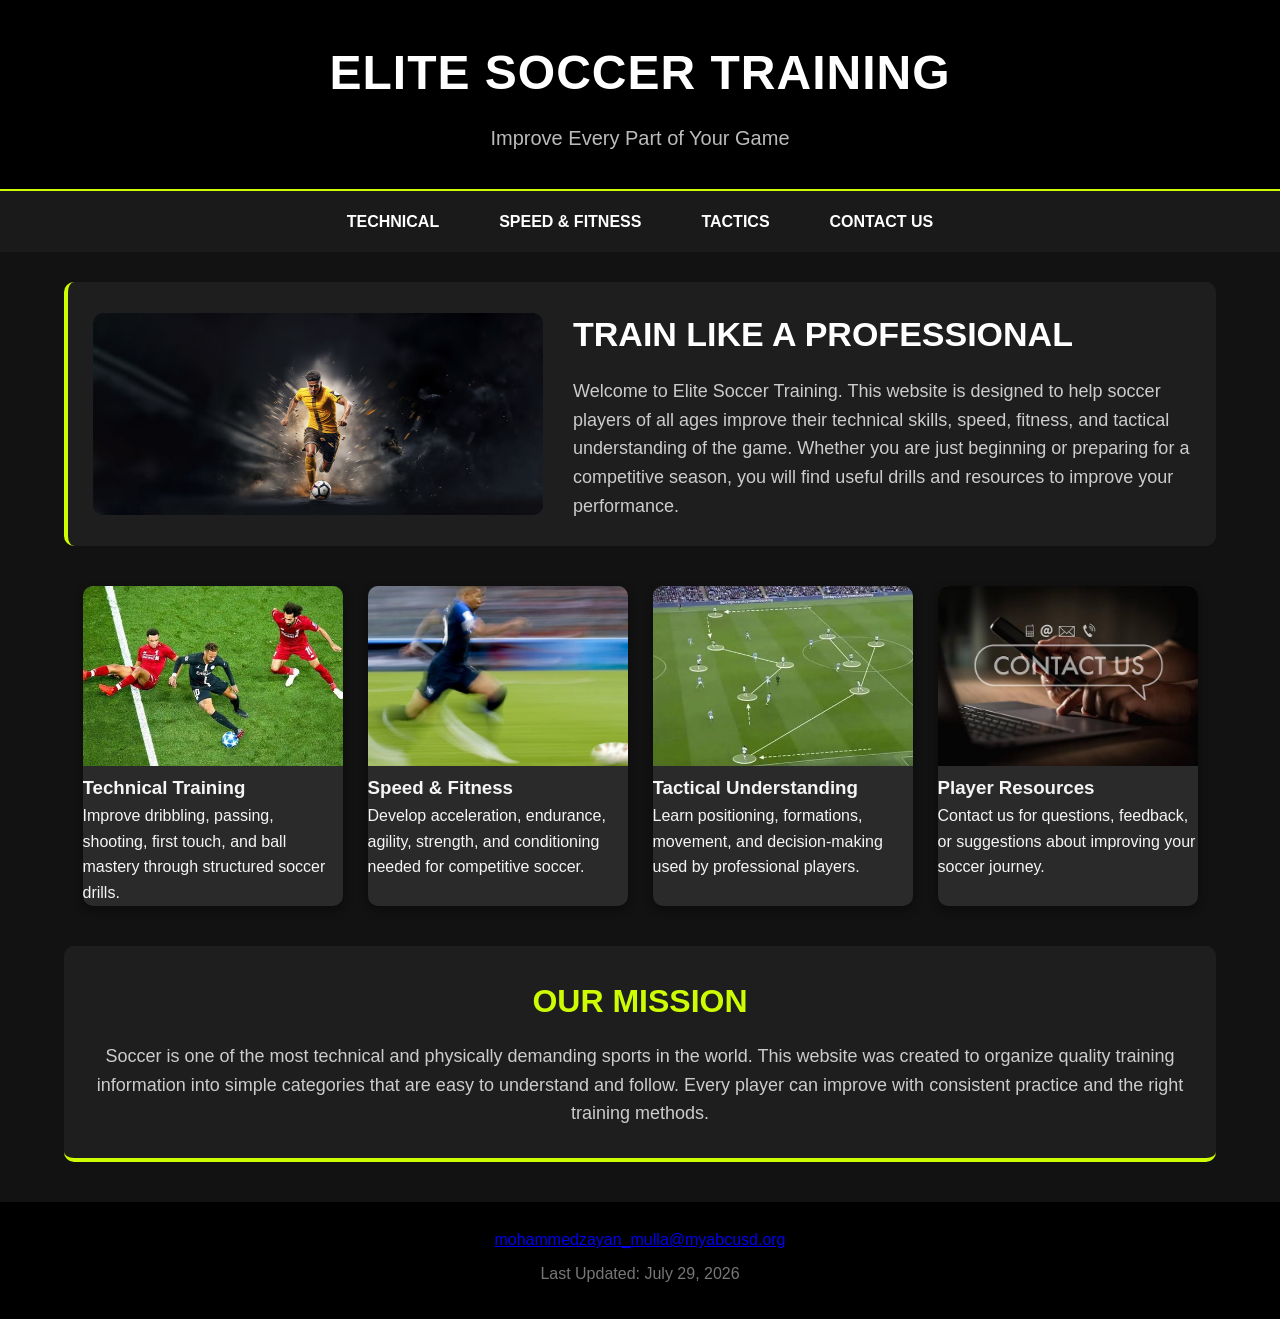
<file: index.html>
<!DOCTYPE html>
<html lang="en">

<head>
    <meta charset="UTF-8">
    <meta name="viewport" content="width=device-width, initial-scale=1.0">
    <title>Elite Soccer Training</title>
    <link rel="stylesheet" href="main.css">
</head>

<body>

    <header>
        <h1>Elite Soccer Training</h1>
        <p>Improve Every Part of Your Game</p>
    </header>


    <nav>
        <ul>
            <li><a href="technical.html">Technical</a></li>
            <li><a href="speed.html">Speed & Fitness</a></li>
            <li><a href="tactics.html">Tactics</a></li>
            <li><a href="contact.html">Contact Us</a></li>
        </ul>
    </nav>


    <main>


        <section class="hero">

            <img src="soccer-banner.jpg" alt="Soccer Training">

            <div class="hero-text">

                <h2>Train Like a Professional</h2>

                <p>
                    Welcome to Elite Soccer Training. This website is designed
                    to help soccer players of all ages improve their technical
                    skills, speed, fitness, and tactical understanding of the
                    game. Whether you are just beginning or preparing for a
                    competitive season, you will find useful drills and
                    resources to improve your performance.
                </p>

            </div>

        </section>



        <section class="gallery">


            <div class="gallery-item">

                <a href="technical.html">

                    <img src="technical.jpg" alt="Technical Soccer Training">

                </a>

                <div class="description">

                    <h3>Technical Training</h3>

                    Improve dribbling, passing, shooting,
                    first touch, and ball mastery through
                    structured soccer drills.

                </div>

            </div>



            <div class="gallery-item">

                <a href="speed.html">

                    <img src="speed.jpg" alt="Speed and Fitness Training">

                </a>

                <div class="description">

                    <h3>Speed & Fitness</h3>

                    Develop acceleration, endurance,
                    agility, strength, and conditioning
                    needed for competitive soccer.

                </div>

            </div>




            <div class="gallery-item">

                <a href="tactics.html">

                    <img src="tactics.jpg" alt="Soccer Tactical Training">

                </a>

                <div class="description">

                    <h3>Tactical Understanding</h3>

                    Learn positioning, formations,
                    movement, and decision-making
                    used by professional players.

                </div>

            </div>



            <div class="gallery-item">

                <a href="contact.html">

                    <img src="contact.jpg" alt="Soccer Player Support">

                </a>

                <div class="description">

                    <h3>Player Resources</h3>

                    Contact us for questions,
                    feedback, or suggestions about
                    improving your soccer journey.

                </div>

            </div>


        </section>




        <section class="mission">

            <h2>Our Mission</h2>

            <p>
                Soccer is one of the most technical and physically demanding
                sports in the world. This website was created to organize
                quality training information into simple categories that are
                easy to understand and follow. Every player can improve with
                consistent practice and the right training methods.
            </p>

        </section>


    </main>




    <footer>

        <a href="mailto:mohammedzayan_mulla@myabcusd.org">
            mohammedzayan_mulla@myabcusd.org
        </a>

        <p>Last Updated: July 29, 2026</p>

    </footer>


</body>

</html>
</file>
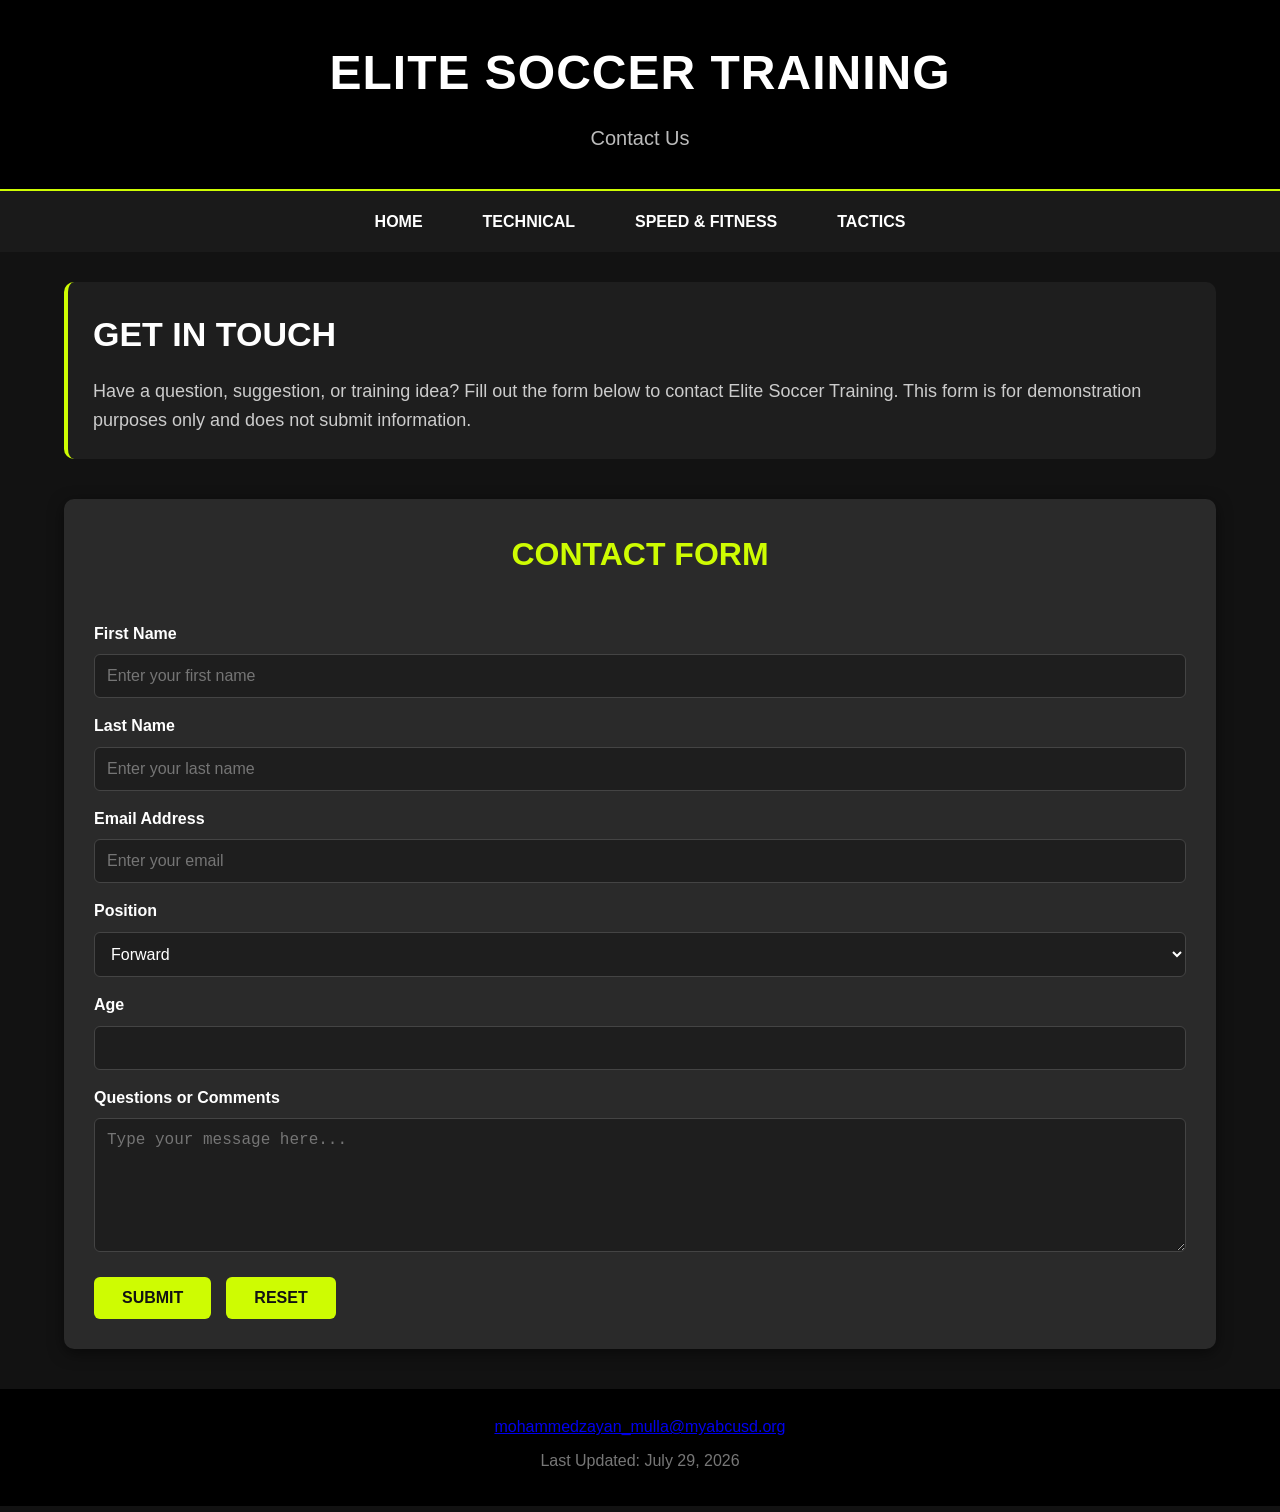
<file: contact.html>
<!DOCTYPE html>
<html lang="en">

<head>
    <meta charset="UTF-8">
    <meta name="viewport" content="width=device-width, initial-scale=1.0">
    <title>Contact - Elite Soccer Training</title>
    <link rel="stylesheet" href="main.css">
</head>

<body>

    <header>
        <h1>Elite Soccer Training</h1>
        <p>Contact Us</p>
    </header>

    <nav>
        <ul>
            <li><a href="index.html">Home</a></li>
            <li><a href="technical.html">Technical</a></li>
            <li><a href="speed.html">Speed & Fitness</a></li>
            <li><a href="tactics.html">Tactics</a></li>
        </ul>
    </nav>

    <main>

        <section class="hero">

            <div class="hero-text">

                <h2>Get In Touch</h2>

                <p>
                    Have a question, suggestion, or training idea? Fill out the
                    form below to contact Elite Soccer Training. This form is for
                    demonstration purposes only and does not submit information.
                </p>

            </div>

        </section>

        <section class="form-section">

            <h2>Contact Form</h2>

            <form action="#" method="post">

                <label for="fname">First Name</label>
                <input type="text" id="fname" name="fname" placeholder="Enter your first name">

                <label for="lname">Last Name</label>
                <input type="text" id="lname" name="lname" placeholder="Enter your last name">

                <label for="email">Email Address</label>
                <input type="email" id="email" name="email" placeholder="Enter your email">

                <label for="position">Position</label>
                <select id="position" name="position">
                    <option>Forward</option>
                    <option>Midfielder</option>
                    <option>Defender</option>
                    <option>Goalkeeper</option>
                </select>

                <label for="age">Age</label>
                <input type="number" id="age" name="age" min="5" max="99">

                <label for="message">Questions or Comments</label>
                <textarea id="message" name="message" rows="6"
                    placeholder="Type your message here..."></textarea>

                <div class="buttons">
                    <input type="submit" value="Submit">
                    <input type="reset" value="Reset">
                </div>

            </form>

        </section>

    </main>

    <footer>

        <a href="mailto:mohammedzayan_mulla@myabcusd.org">
            mohammedzayan_mulla@myabcusd.org
        </a>

        <p>Last Updated: July 29, 2026</p>

    </footer>

</body>

</html>
</file>
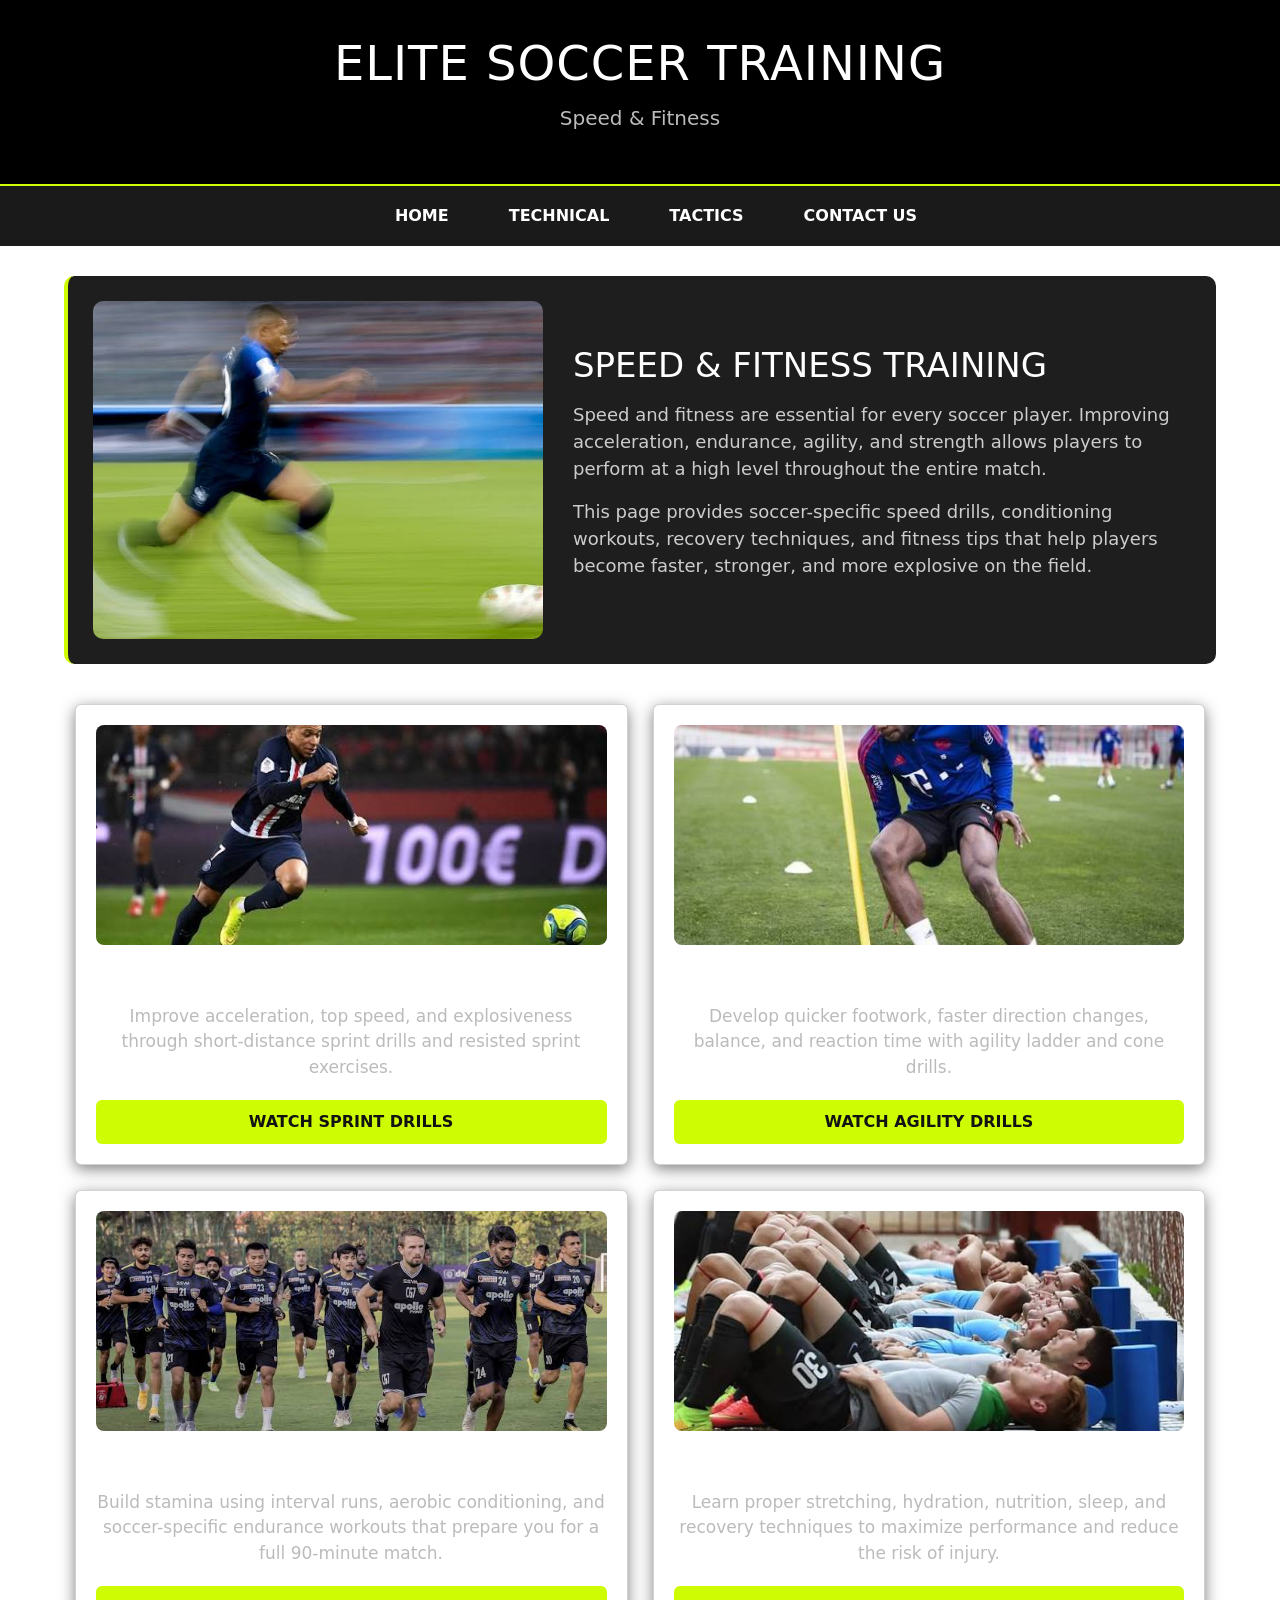
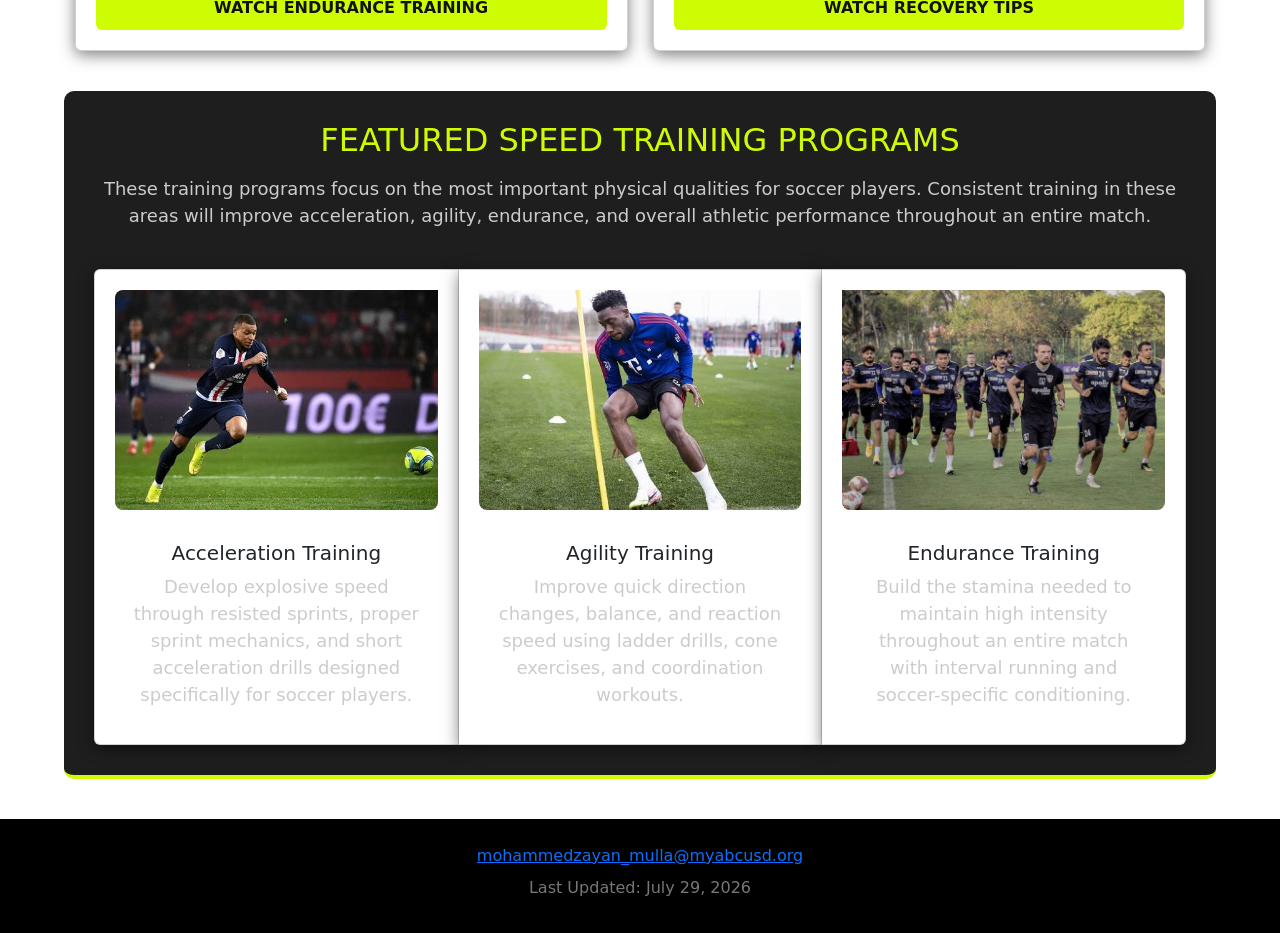
<file: speed.html>
<!DOCTYPE html>
<html lang="en">

<head>
    <meta charset="UTF-8">
    <meta name="viewport" content="width=device-width, initial-scale=1.0">
    <title>Speed & Fitness</title>

    <link rel="stylesheet" href="main.css">
    <link href="https://cdn.jsdelivr.net/npm/bootstrap@5.3.7/dist/css/bootstrap.min.css" rel="stylesheet">
</head>

<body>

    <header>
        <h1>Elite Soccer Training</h1>
        <p>Speed & Fitness</p>
    </header>

    <nav>
        <ul>
            <li><a href="index.html">Home</a></li>
            <li><a href="technical.html">Technical</a></li>
            <li><a href="tactics.html">Tactics</a></li>
            <li><a href="contact.html">Contact Us</a></li>
        </ul>
    </nav>

    <main>

        <section class="hero">

            <img src="speed.jpg" alt="Soccer Speed Training">

            <div class="hero-text">

                <h2>Speed & Fitness Training</h2>

                <p>
                    Speed and fitness are essential for every soccer player.
                    Improving acceleration, endurance, agility, and strength
                    allows players to perform at a high level throughout the
                    entire match.
                </p>

                <p>
                    This page provides soccer-specific speed drills,
                    conditioning workouts, recovery techniques, and fitness
                    tips that help players become faster, stronger, and more
                    explosive on the field.
                </p>

            </div>

        </section>

        <section class="categories">

            <div class="card">

                <img src="sprints.jpg" alt="Sprint Training">

                <h3>Sprint Training</h3>

                <p>
                    Improve acceleration, top speed, and explosiveness through
                    short-distance sprint drills and resisted sprint exercises.
                </p>

                <a href="https://www.youtube.com/results?search_query=soccer+sprint+training" target="_blank">
                    Watch Sprint Drills
                </a>

            </div>

            <div class="card">

                <img src="agility.jpg" alt="Agility Training">

                <h3>Agility</h3>

                <p>
                    Develop quicker footwork, faster direction changes,
                    balance, and reaction time with agility ladder and cone
                    drills.
                </p>

                <a href="https://www.youtube.com/results?search_query=soccer+agility+drills" target="_blank">
                    Watch Agility Drills
                </a>

            </div>

            <div class="card">

                <img src="endurance.jpg" alt="Endurance">

                <h3>Endurance</h3>

                <p>
                    Build stamina using interval runs, aerobic conditioning,
                    and soccer-specific endurance workouts that prepare you
                    for a full 90-minute match.
                </p>

                <a href="https://www.youtube.com/results?search_query=soccer+endurance+training" target="_blank">
                    Watch Endurance Training
                </a>

            </div>

            <div class="card">

                <img src="recovery.jpg" alt="Recovery">

                <h3>Recovery & Nutrition</h3>

                <p>
                    Learn proper stretching, hydration, nutrition, sleep,
                    and recovery techniques to maximize performance and
                    reduce the risk of injury.
                </p>

                <a href="https://www.youtube.com/results?search_query=soccer+recovery+stretching" target="_blank">
                    Watch Recovery Tips
                </a>

            </div>

        </section>
        <section class="mission">

            <h2>Featured Speed Training Programs</h2>

            <p>
                These training programs focus on the most important physical
                qualities for soccer players. Consistent training in these
                areas will improve acceleration, agility, endurance, and
                overall athletic performance throughout an entire match.
            </p>

            <br>

            <div class="card-group">

                <div class="card">

                    <img src="sprints.jpg" class="card-img-top" alt="Sprint Training">

                    <div class="card-body">

                        <h5 class="card-title">Acceleration Training</h5>

                        <p class="card-text">
                            Develop explosive speed through resisted sprints,
                            proper sprint mechanics, and short acceleration
                            drills designed specifically for soccer players.
                        </p>

                    </div>

                </div>

                <div class="card">

                    <img src="agility.jpg" class="card-img-top" alt="Agility Training">

                    <div class="card-body">

                        <h5 class="card-title">Agility Training</h5>

                        <p class="card-text">
                            Improve quick direction changes, balance, and
                            reaction speed using ladder drills, cone exercises,
                            and coordination workouts.
                        </p>

                    </div>

                </div>

                <div class="card">

                    <img src="endurance.jpg" class="card-img-top" alt="Endurance Training">

                    <div class="card-body">

                        <h5 class="card-title">Endurance Training</h5>

                        <p class="card-text">
                            Build the stamina needed to maintain high intensity
                            throughout an entire match with interval running
                            and soccer-specific conditioning.
                        </p>

                    </div>

                </div>

            </div>

        </section>

    </main>

    <footer>

        <a href="mailto:mohammedzayan_mulla@myabcusd.org">
            mohammedzayan_mulla@myabcusd.org
        </a>

        <p>Last Updated: July 29, 2026</p>

    </footer>

    <script src="https://cdn.jsdelivr.net/npm/bootstrap@5.3.7/dist/js/bootstrap.bundle.min.js"></script>

</body>

</html>
</file>
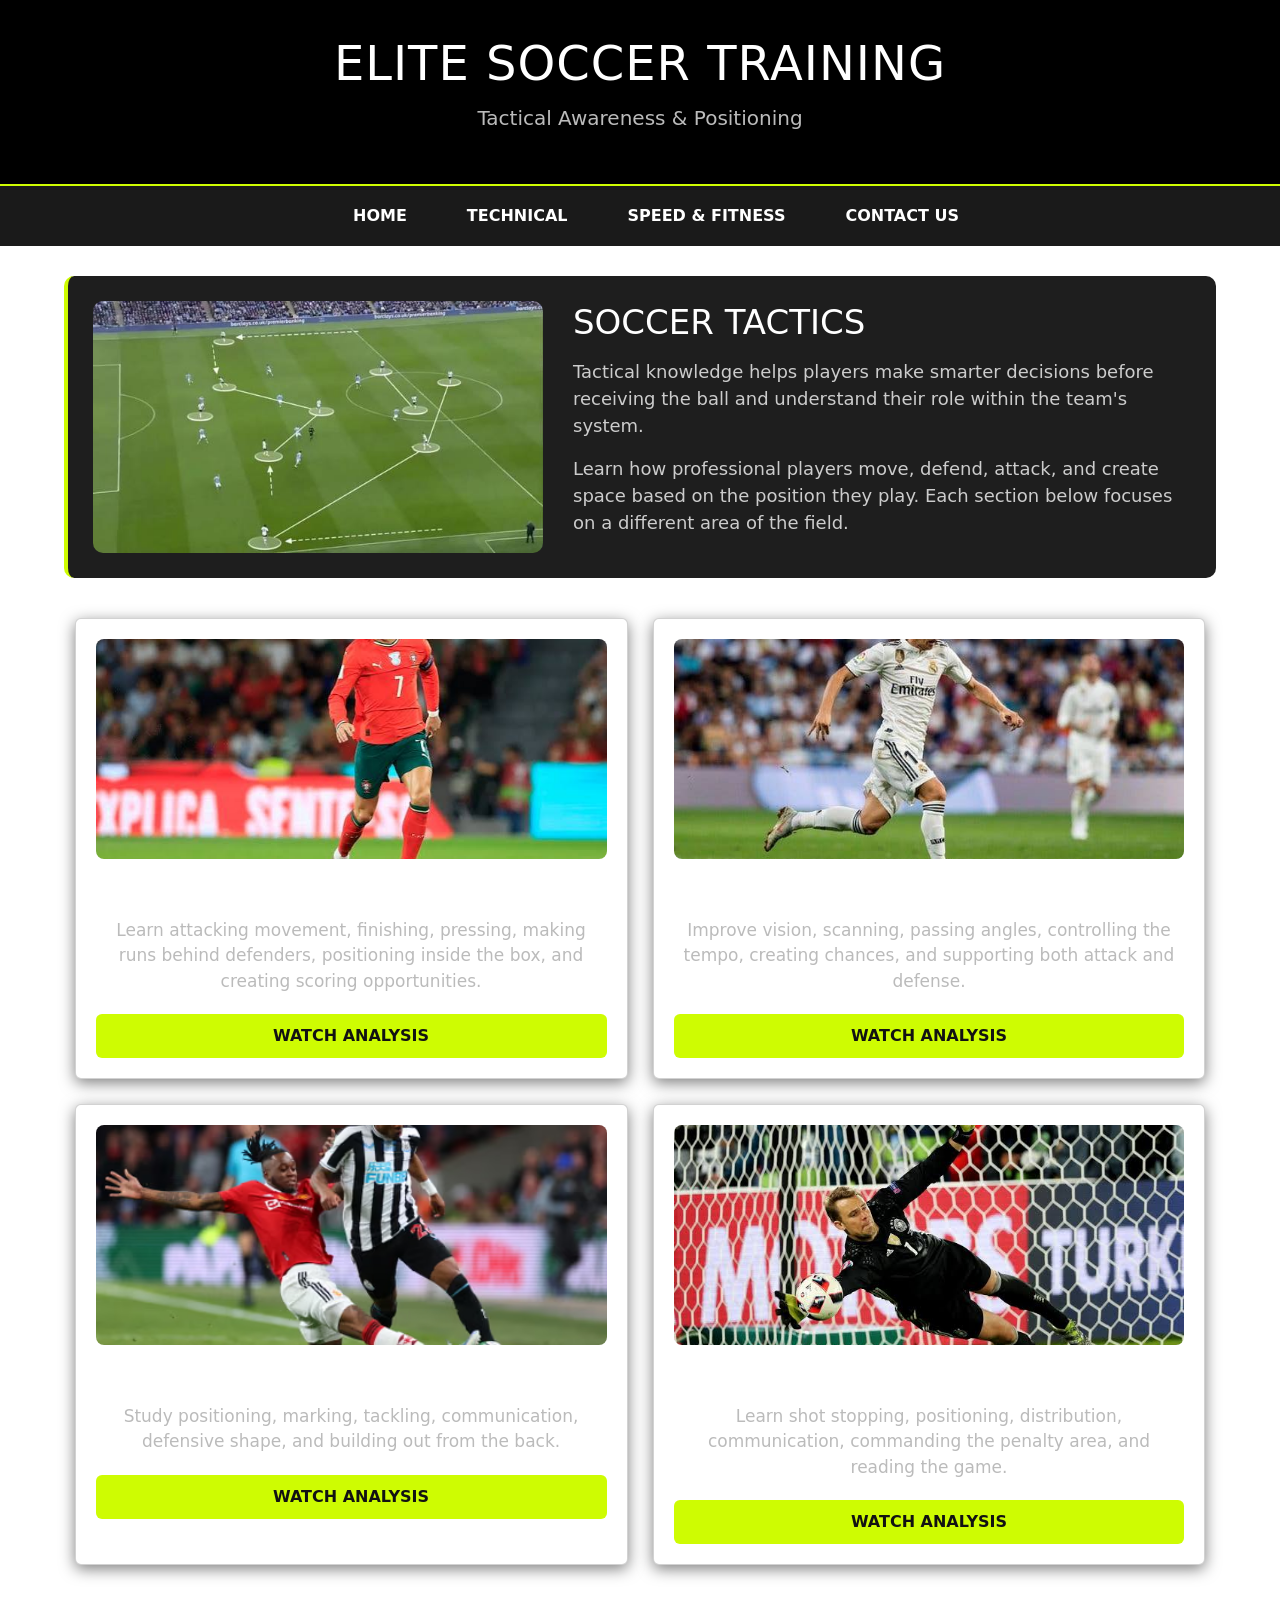
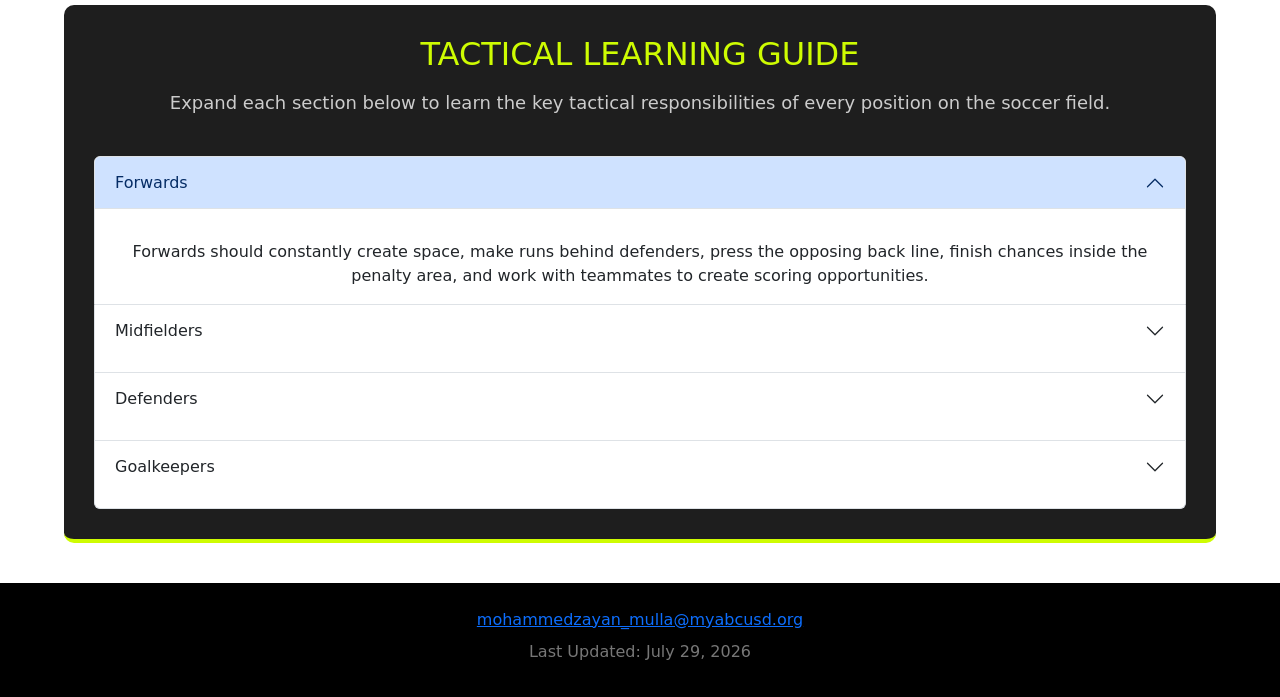
<file: tactics.html>
<!DOCTYPE html>
<html lang="en">

<head>
    <meta charset="UTF-8">
    <meta name="viewport" content="width=device-width, initial-scale=1.0">
    <title>Tactics</title>

    <link rel="stylesheet" href="main.css">
    <link href="https://cdn.jsdelivr.net/npm/bootstrap@5.3.7/dist/css/bootstrap.min.css" rel="stylesheet">
</head>

<body>

    <header>
        <h1>Elite Soccer Training</h1>
        <p>Tactical Awareness & Positioning</p>
    </header>

    <nav>
        <ul>
            <li><a href="index.html">Home</a></li>
            <li><a href="technical.html">Technical</a></li>
            <li><a href="speed.html">Speed & Fitness</a></li>
            <li><a href="contact.html">Contact Us</a></li>
        </ul>
    </nav>

    <main>

        <section class="hero">

            <img src="tactics.jpg" alt="Soccer Tactics">

            <div class="hero-text">

                <h2>Soccer Tactics</h2>

                <p>
                    Tactical knowledge helps players make smarter decisions
                    before receiving the ball and understand their role
                    within the team's system.
                </p>

                <p>
                    Learn how professional players move, defend, attack,
                    and create space based on the position they play.
                    Each section below focuses on a different area of the field.
                </p>

            </div>

        </section>

        <section class="categories">

            <div class="card">

                <img src="forwards.jpg" alt="Forwards">

                <h3>Forwards</h3>

                <p>
                    Learn attacking movement, finishing, pressing,
                    making runs behind defenders, positioning inside
                    the box, and creating scoring opportunities.
                </p>

                <a href="https://www.youtube.com/results?search_query=forward+tactical+analysis+soccer" target="_blank">
                    Watch Analysis
                </a>

            </div>

            <div class="card">

                <img src="midfielders.jpg" alt="Midfielders">

                <h3>Midfielders</h3>

                <p>
                    Improve vision, scanning, passing angles,
                    controlling the tempo, creating chances,
                    and supporting both attack and defense.
                </p>

                <a href="https://www.youtube.com/results?search_query=midfielder+tactical+analysis" target="_blank">
                    Watch Analysis
                </a>

            </div>

            <div class="card">

                <img src="defenders.jpg" alt="Defenders">

                <h3>Defenders</h3>

                <p>
                    Study positioning, marking, tackling,
                    communication, defensive shape,
                    and building out from the back.
                </p>

                <a href="https://www.youtube.com/results?search_query=defender+tactical+analysis" target="_blank">
                    Watch Analysis
                </a>

            </div>

            <div class="card">

                <img src="goalkeepers.jpg" alt="Goalkeepers">

                <h3>Goalkeepers</h3>

                <p>
                    Learn shot stopping, positioning,
                    distribution, communication,
                    commanding the penalty area,
                    and reading the game.
                </p>

                <a href="https://www.youtube.com/results?search_query=goalkeeper+tactical+analysis" target="_blank">
                    Watch Analysis
                </a>

            </div>

        </section>
        <section class="mission">

            <h2>Tactical Learning Guide</h2>

            <p>
                Expand each section below to learn the key tactical
                responsibilities of every position on the soccer field.
            </p>

            <br>

            <div class="accordion" id="tacticsAccordion">

                <div class="accordion-item">
                    <h2 class="accordion-header" id="headingOne">
                        <button class="accordion-button" type="button" data-bs-toggle="collapse"
                            data-bs-target="#collapseOne" aria-expanded="true" aria-controls="collapseOne">

                            Forwards

                        </button>
                    </h2>

                    <div id="collapseOne" class="accordion-collapse collapse show" aria-labelledby="headingOne"
                        data-bs-parent="#tacticsAccordion">

                        <div class="accordion-body">
                            Forwards should constantly create space, make runs
                            behind defenders, press the opposing back line,
                            finish chances inside the penalty area, and work
                            with teammates to create scoring opportunities.
                        </div>

                    </div>
                </div>

                <div class="accordion-item">
                    <h2 class="accordion-header" id="headingTwo">
                        <button class="accordion-button collapsed" type="button" data-bs-toggle="collapse"
                            data-bs-target="#collapseTwo" aria-expanded="false" aria-controls="collapseTwo">

                            Midfielders

                        </button>
                    </h2>

                    <div id="collapseTwo" class="accordion-collapse collapse" aria-labelledby="headingTwo"
                        data-bs-parent="#tacticsAccordion">

                        <div class="accordion-body">
                            Midfielders connect the defense and attack by
                            scanning the field, maintaining possession,
                            creating passing lanes, controlling the tempo,
                            and supporting teammates on both ends of the field.
                        </div>

                    </div>
                </div>

                <div class="accordion-item">
                    <h2 class="accordion-header" id="headingThree">
                        <button class="accordion-button collapsed" type="button" data-bs-toggle="collapse"
                            data-bs-target="#collapseThree" aria-expanded="false" aria-controls="collapseThree">

                            Defenders

                        </button>
                    </h2>

                    <div id="collapseThree" class="accordion-collapse collapse" aria-labelledby="headingThree"
                        data-bs-parent="#tacticsAccordion">

                        <div class="accordion-body">
                            Defenders should stay organized, communicate with
                            teammates, mark opponents, win tackles, intercept
                            passes, and begin attacks by making smart passes
                            from the back.
                        </div>

                    </div>
                </div>

                <div class="accordion-item">
                    <h2 class="accordion-header" id="headingFour">
                        <button class="accordion-button collapsed" type="button" data-bs-toggle="collapse"
                            data-bs-target="#collapseFour" aria-expanded="false" aria-controls="collapseFour">

                            Goalkeepers

                        </button>
                    </h2>

                    <div id="collapseFour" class="accordion-collapse collapse" aria-labelledby="headingFour"
                        data-bs-parent="#tacticsAccordion">

                        <div class="accordion-body">
                            Goalkeepers organize the defense, communicate
                            constantly, position themselves correctly,
                            distribute the ball effectively, and make saves
                            that prevent scoring opportunities.
                        </div>

                    </div>
                </div>

            </div>

        </section>

    </main>

    <footer>

        <a href="mailto:mohammedzayan_mulla@myabcusd.org">
            mohammedzayan_mulla@myabcusd.org
        </a>

        <p>Last Updated: July 29, 2026</p>

    </footer>

    <script src="https://cdn.jsdelivr.net/npm/bootstrap@5.3.7/dist/js/bootstrap.bundle.min.js"></script>

</body>

</html>
</file>
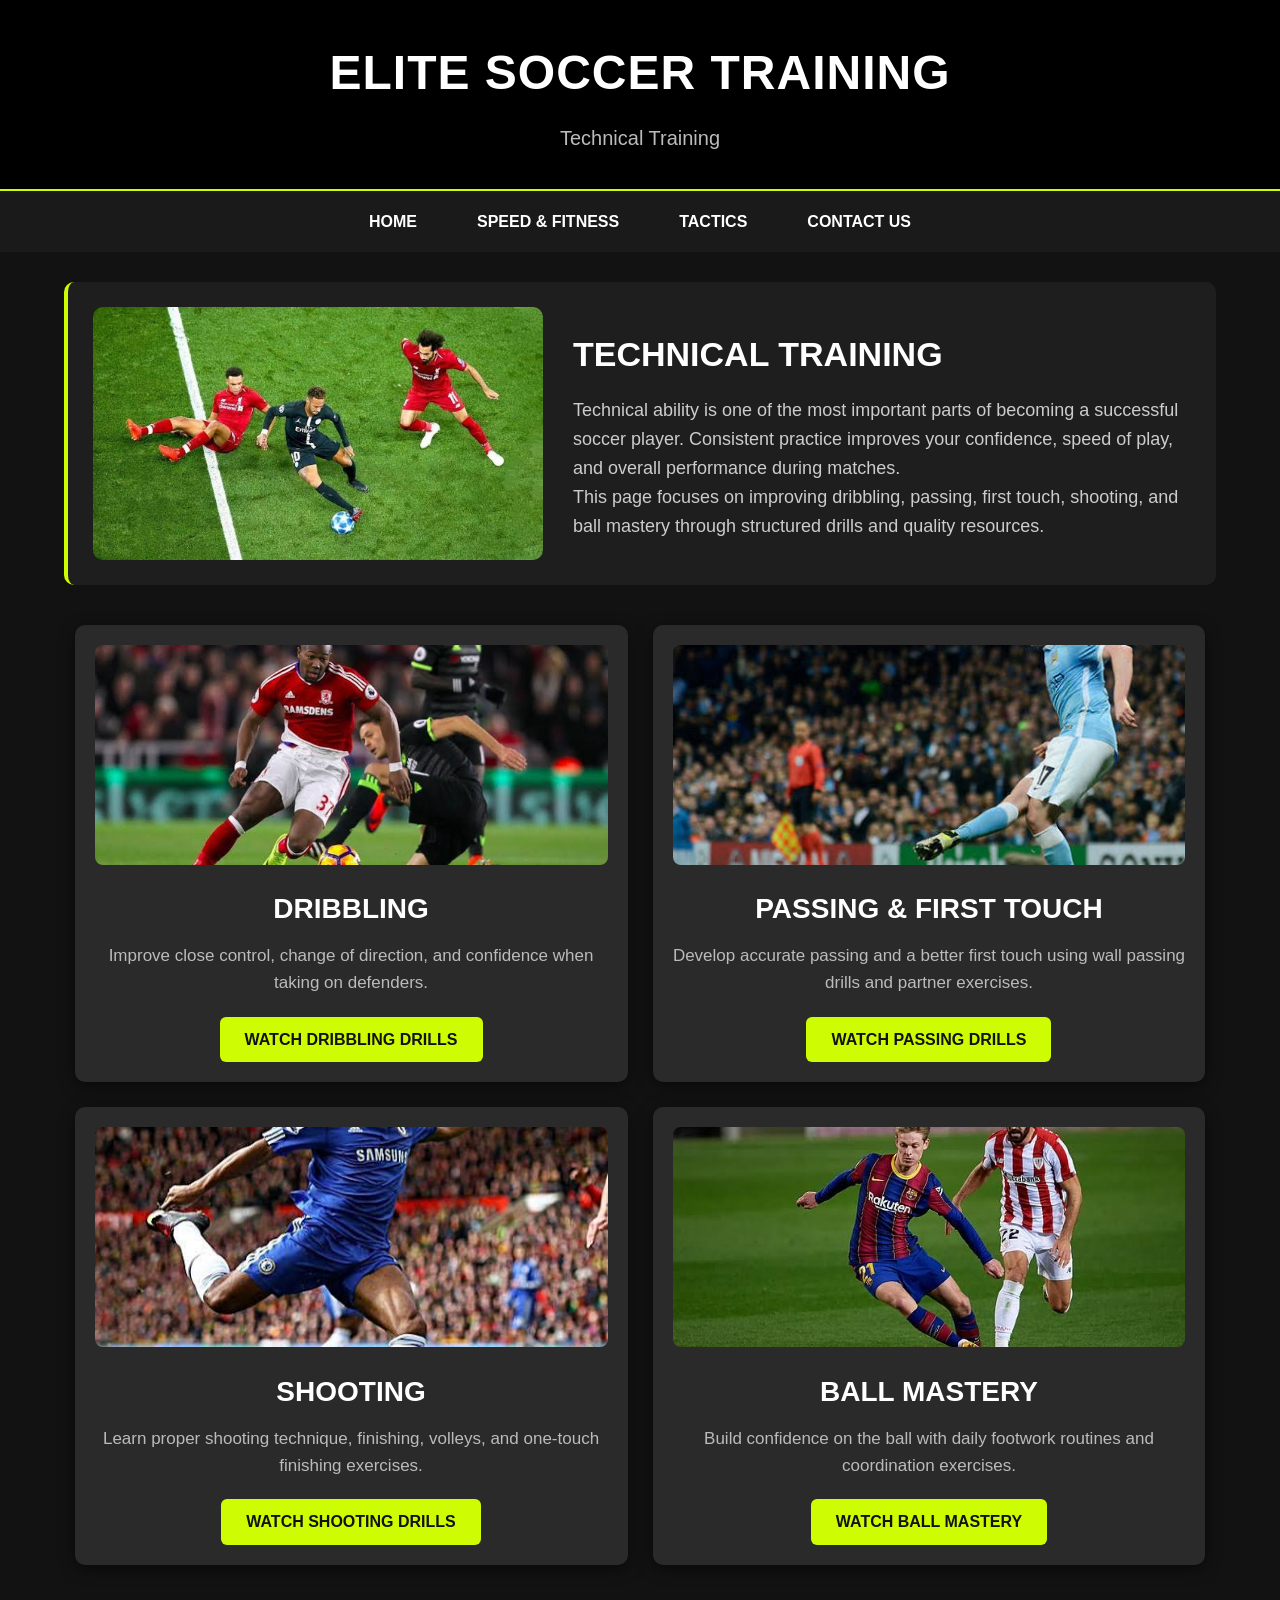
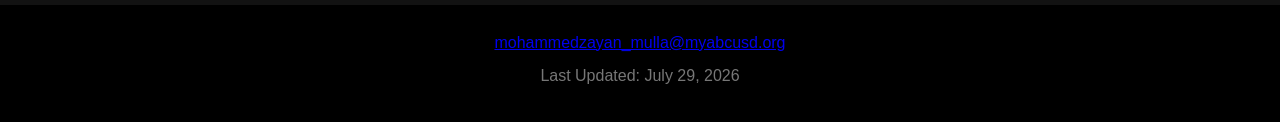
<file: technical.html>
<!DOCTYPE html>
<html lang="en">

<head>
    <meta charset="UTF-8">
    <meta name="viewport" content="width=device-width, initial-scale=1.0">
    <title>Technical Training</title>
    <link rel="stylesheet" href="main.css">
</head>

<body>

    <header>
        <h1>Elite Soccer Training</h1>
        <p>Technical Training</p>
    </header>

    <nav>
        <ul>
            <li><a href="index.html">Home</a></li>
            <li><a href="speed.html">Speed & Fitness</a></li>
            <li><a href="tactics.html">Tactics</a></li>
            <li><a href="contact.html">Contact Us</a></li>
        </ul>
    </nav>

    <main>

        <section class="hero">

            <img src="technical.jpg" alt="Technical Soccer Training">

            <div class="hero-text">

                <h2>Technical Training</h2>

                <p>
                    Technical ability is one of the most important parts of
                    becoming a successful soccer player. Consistent practice
                    improves your confidence, speed of play, and overall
                    performance during matches.
                </p>

                <p>
                    This page focuses on improving dribbling, passing,
                    first touch, shooting, and ball mastery through
                    structured drills and quality resources.
                </p>

            </div>

        </section>

        <section class="categories">

            <div class="card">

                <img src="dribbling.jpg" alt="Dribbling">

                <h3>Dribbling</h3>

                <p>
                    Improve close control, change of direction,
                    and confidence when taking on defenders.
                </p>

                <a href="https://www.youtube.com/results?search_query=soccer+dribbling+drills" target="_blank">
                    Watch Dribbling Drills
                </a>

            </div>

            <div class="card">

                <img src="passing.jpg" alt="Passing">

                <h3>Passing & First Touch</h3>

                <p>
                    Develop accurate passing and a better first touch
                    using wall passing drills and partner exercises.
                </p>

                <a href="https://www.youtube.com/results?search_query=football+passing+drills" target="_blank">
                    Watch Passing Drills
                </a>

            </div>

            <div class="card">

                <img src="shooting.jpg" alt="Shooting">

                <h3>Shooting</h3>

                <p>
                    Learn proper shooting technique, finishing,
                    volleys, and one-touch finishing exercises.
                </p>

                <a href="https://www.youtube.com/results?search_query=football+shooting+drills" target="_blank">
                    Watch Shooting Drills
                </a>

            </div>

            <div class="card">

                <img src="ballmastery.jpg" alt="Ball Mastery">

                <h3>Ball Mastery</h3>

                <p>
                    Build confidence on the ball with daily
                    footwork routines and coordination exercises.
                </p>

                <a href="https://www.youtube.com/results?search_query=ball+mastery+soccer+drills" target="_blank">
                    Watch Ball Mastery
                </a>

            </div>

        </section>

    </main>

    <footer>

        <a href="mailto:mohammedzayan_mulla@myabcusd.org">
            mohammedzayan_mulla@myabcusd.org</a>

        <p>Last Updated: July 29, 2026</p>

    </footer>

</body>

</html>
</file>
<file: main.css>
* {
    margin: 0;
    padding: 0;
    box-sizing: border-box;
}

body {
    font-family: Arial, Helvetica, sans-serif;
    background-color: #121212; /* Deep black background */
    color: #f5f5f5; /* Light grey/white text for readability */
    line-height: 1.6;
}

/* HEADER */
header {
    background-color: #000000;
    color: #ffffff;
    text-align: center;
    padding: 35px;
    border-bottom: 2px solid #cefc02; /* Volta Green accent line */
}

header h1 {
    font-size: 48px;
    margin-bottom: 10px;
    text-transform: uppercase;
    letter-spacing: 1px;
}

header p {
    font-size: 20px;
    color: #bbbbbb;
}

/* NAVIGATION */
nav {
    background-color: #1a1a1a;
}

nav ul {
    display: flex;
    justify-content: center;
    list-style: none;
}

nav li {
    margin: 0;
}

nav a {
    display: block;
    padding: 18px 30px;
    color: #ffffff;
    text-decoration: none;
    font-weight: bold;
    text-transform: uppercase;
    transition: all 0.3s ease;
}

nav a:hover {
    background-color: #cefc02; /* Volta Green hover */
    color: #121212; /* Dark text on hover for sharp contrast */
}

/* MAIN */
main {
    width: 90%;
    max-width: 1200px;
    margin: 30px auto;
}

/* HERO */
.hero {
    display: flex;
    align-items: center;
    gap: 30px;
    background-color: #1e1e1e;
    padding: 25px;
    border-radius: 10px;
    margin-bottom: 40px;
    border-left: 4px solid #cefc02; /* Subtle Volta accent */
}

.hero img {
    width: 450px;
    border-radius: 10px;
}

.hero-text {
    flex: 1;
}

.hero-text h2 {
    color: #ffffff;
    margin-bottom: 15px;
    font-size: 34px;
    text-transform: uppercase;
}

.hero-text h2 span {
    color: #cefc02; /* Optional: Wrap part of your H2 in a span to make it green */
}

.hero-text p {
    font-size: 18px;
    color: #cccccc;
}

/* CATEGORY CARDS */
.categories {
    display: flex;
    flex-wrap: wrap;
    justify-content: center;
    gap: 25px;
    margin-bottom: 40px;
}

.card {
    background-color: #2a2a2a; /* Sleek grey for cards */
    width: 48%;
    border-radius: 10px;
    padding: 20px;
    text-align: center;
    box-shadow: 0px 4px 15px rgba(0, 0, 0, 0.5); /* Darker shadow */
    transition: transform 0.3s ease;
}

.card:hover {
    transform: translateY(-5px);
}

.card img {
    width: 100%;
    height: 220px;
    object-fit: cover;
    border-radius: 8px;
    margin-bottom: 15px;
}

.card h3 {
    color: #ffffff;
    margin-bottom: 10px;
    font-size: 28px;
    text-transform: uppercase;
}

.card p {
    margin-bottom: 20px;
    font-size: 17px;
    color: #bbbbbb;
}

.card a {
    display: inline-block;
    background-color: #cefc02; /* Strong Volta Green call to action */
    color: #121212;
    text-decoration: none;
    padding: 10px 25px;
    border-radius: 6px;
    font-weight: bold;
    text-transform: uppercase;
    transition: background-color 0.3s ease;
}

.card a:hover {
    background-color: #b5de02; /* Slightly darker green on hover */
}

/* MISSION */
.mission {
    background-color: #1e1e1e;
    padding: 30px;
    border-radius: 10px;
    text-align: center;
    border-bottom: 4px solid #cefc02;
}

.mission h2 {
    color: #cefc02;
    margin-bottom: 15px;
    font-size: 32px;
    text-transform: uppercase;
}

.mission p {
    font-size: 18px;
    color: #cccccc;
}

/* FOOTER */
footer {
    margin-top: 40px;
    background-color: #000000;
    color: #777777;
    text-align: center;
    padding: 25px;
}

footer p {
    margin: 8px;
}

/* ========================= */
/* CONTACT FORM */
/* ========================= */
.form-section {
    background-color: #2a2a2a;
    padding: 30px;
    border-radius: 10px;
    margin-top: 30px;
    margin-bottom: 40px;
    box-shadow: 0px 4px 15px rgba(0, 0, 0, 0.5);
}

.form-section h2 {
    color: #cefc02;
    text-align: center;
    margin-bottom: 25px;
    font-size: 32px;
    text-transform: uppercase;
}

form {
    display: flex;
    flex-direction: column;
}

label {
    font-weight: bold;
    margin-top: 15px;
    margin-bottom: 8px;
    color: #ffffff;
}

input[type=text],
input[type=email],
input[type=number],
select,
textarea {
    width: 100%;
    padding: 12px;
    background-color: #1e1e1e; /* Dark inputs */
    color: #ffffff;
    border: 1px solid #444444;
    border-radius: 6px;
    font-size: 16px;
}

input:focus, select:focus, textarea:focus {
    outline: none;
    border-color: #cefc02; /* Glows green when typing */
}

textarea {
    resize: vertical;
}

.buttons {
    margin-top: 25px;
    display: flex;
    gap: 15px;
}

.buttons input {
    background-color: #cefc02;
    color: #121212;
    border: none;
    padding: 12px 28px;
    border-radius: 6px;
    font-size: 16px;
    font-weight: bold;
    text-transform: uppercase;
    cursor: pointer;
    transition: background-color 0.3s ease;
}

.buttons input:hover {
    background-color: #b5de02;
}

/* ========================= */
/* IMAGE GALLERY */
/* ========================= */
.gallery-title {
    text-align: center;
    color: #ffffff;
    font-size: 34px;
    margin-bottom: 25px;
    text-transform: uppercase;
}

.gallery {
    display: flex;
    flex-wrap: wrap;
    justify-content: center;
    gap: 25px;
    margin-bottom: 40px;
}

.gallery-item {
    width: 260px;
    background-color: #2a2a2a;
    border: none; /* Removed the light border for a cleaner dark mode look */
    border-radius: 10px;
    overflow: hidden;
    transition: transform 0.3s, box-shadow 0.3s;
    box-shadow: 0px 4px 10px rgba(0, 0, 0, 0.4);
}

.gallery-item:hover {
    transform: scale(1.03);
    box-shadow: 0px 6px 15px rgba(206, 252, 2, 0.2); /* Slight green glow on hover */
}

.gallery-item img {
    width: 100%;
    height: 180px;
    object-fit: cover;
}

.gallery-item .desc {
    padding: 15px;
    text-align: center;
    font-size: 16px;
    color: #cccccc;
}

/* RESPONSIVE */
@media (max-width: 900px) {
    .hero {
        flex-direction: column;
        border-left: none;
        border-top: 4px solid #cefc02;
    }

    .hero img {
        width: 100%;
    }

    .categories {
        flex-direction: column;
    }

    .card {
        width: 100%;
    }

    nav ul {
        flex-direction: column;
    }

    nav a {
        text-align: center;
    }
}
</file>
